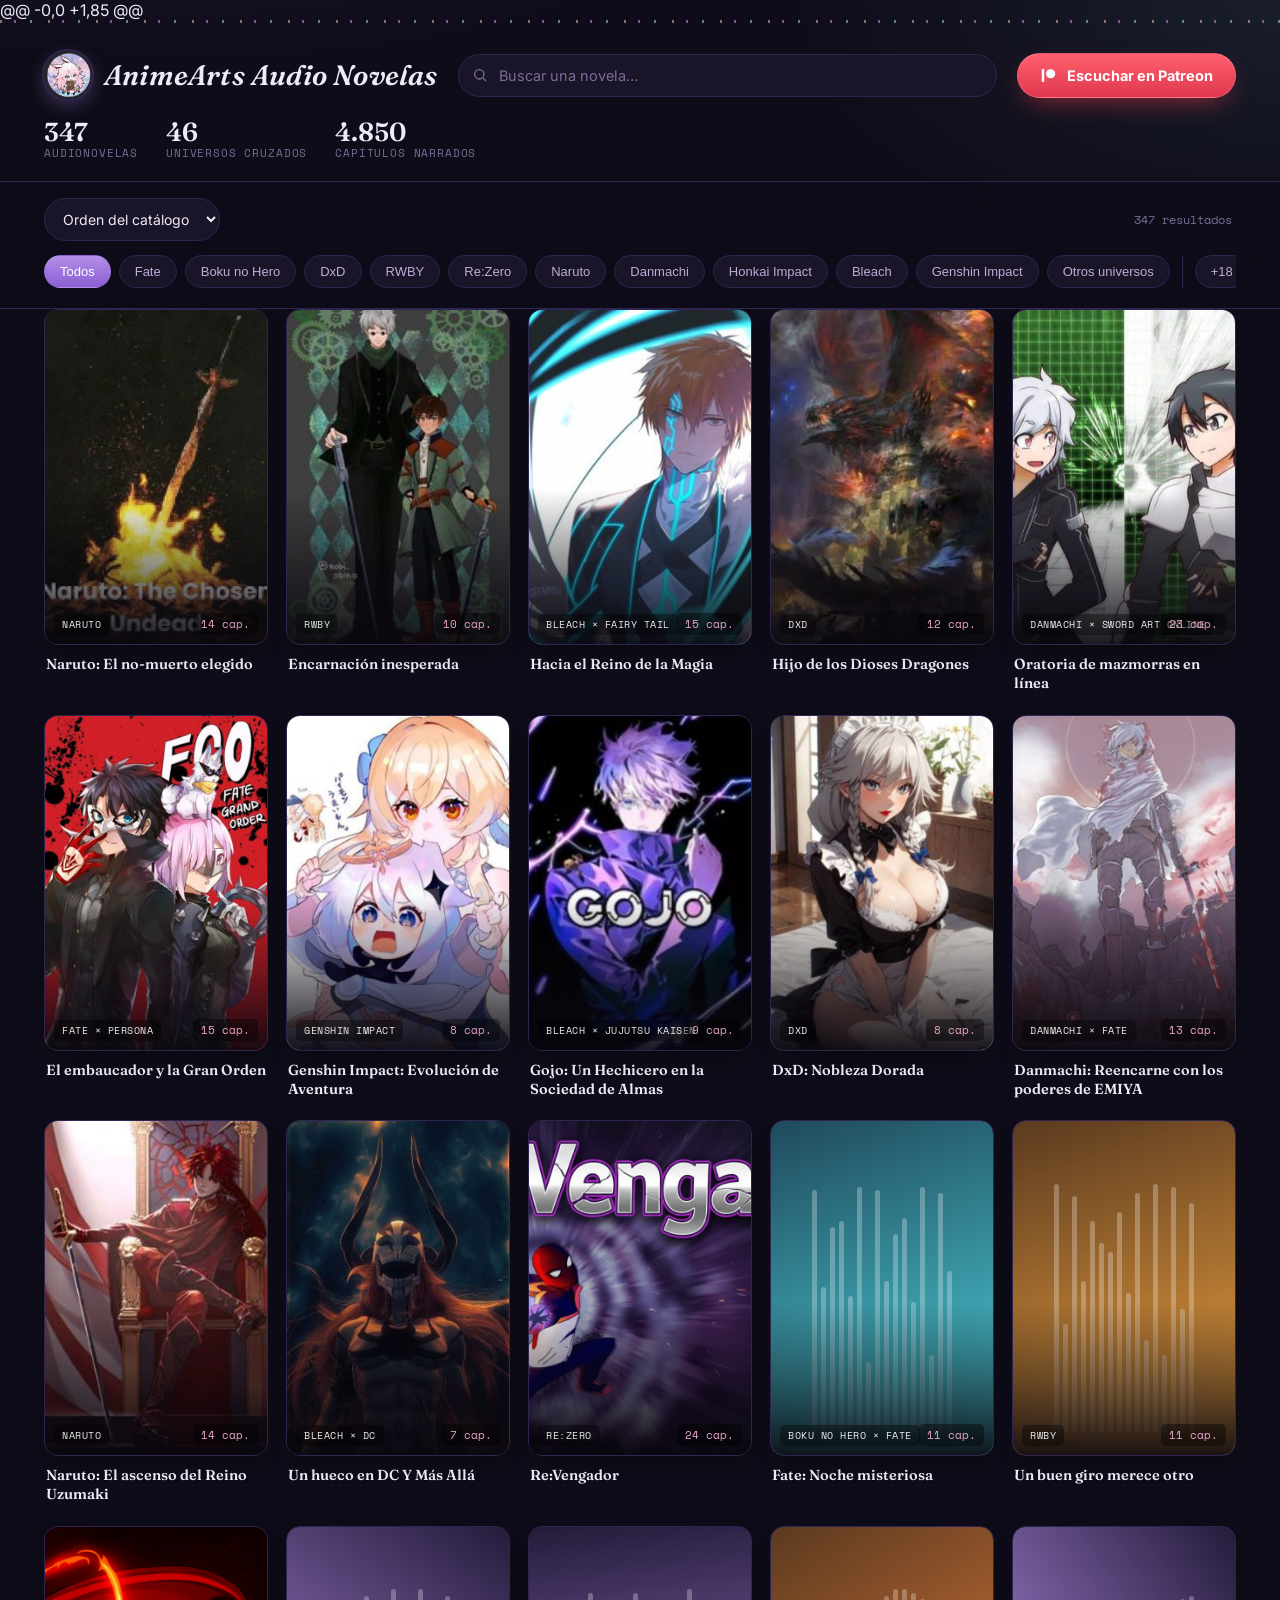
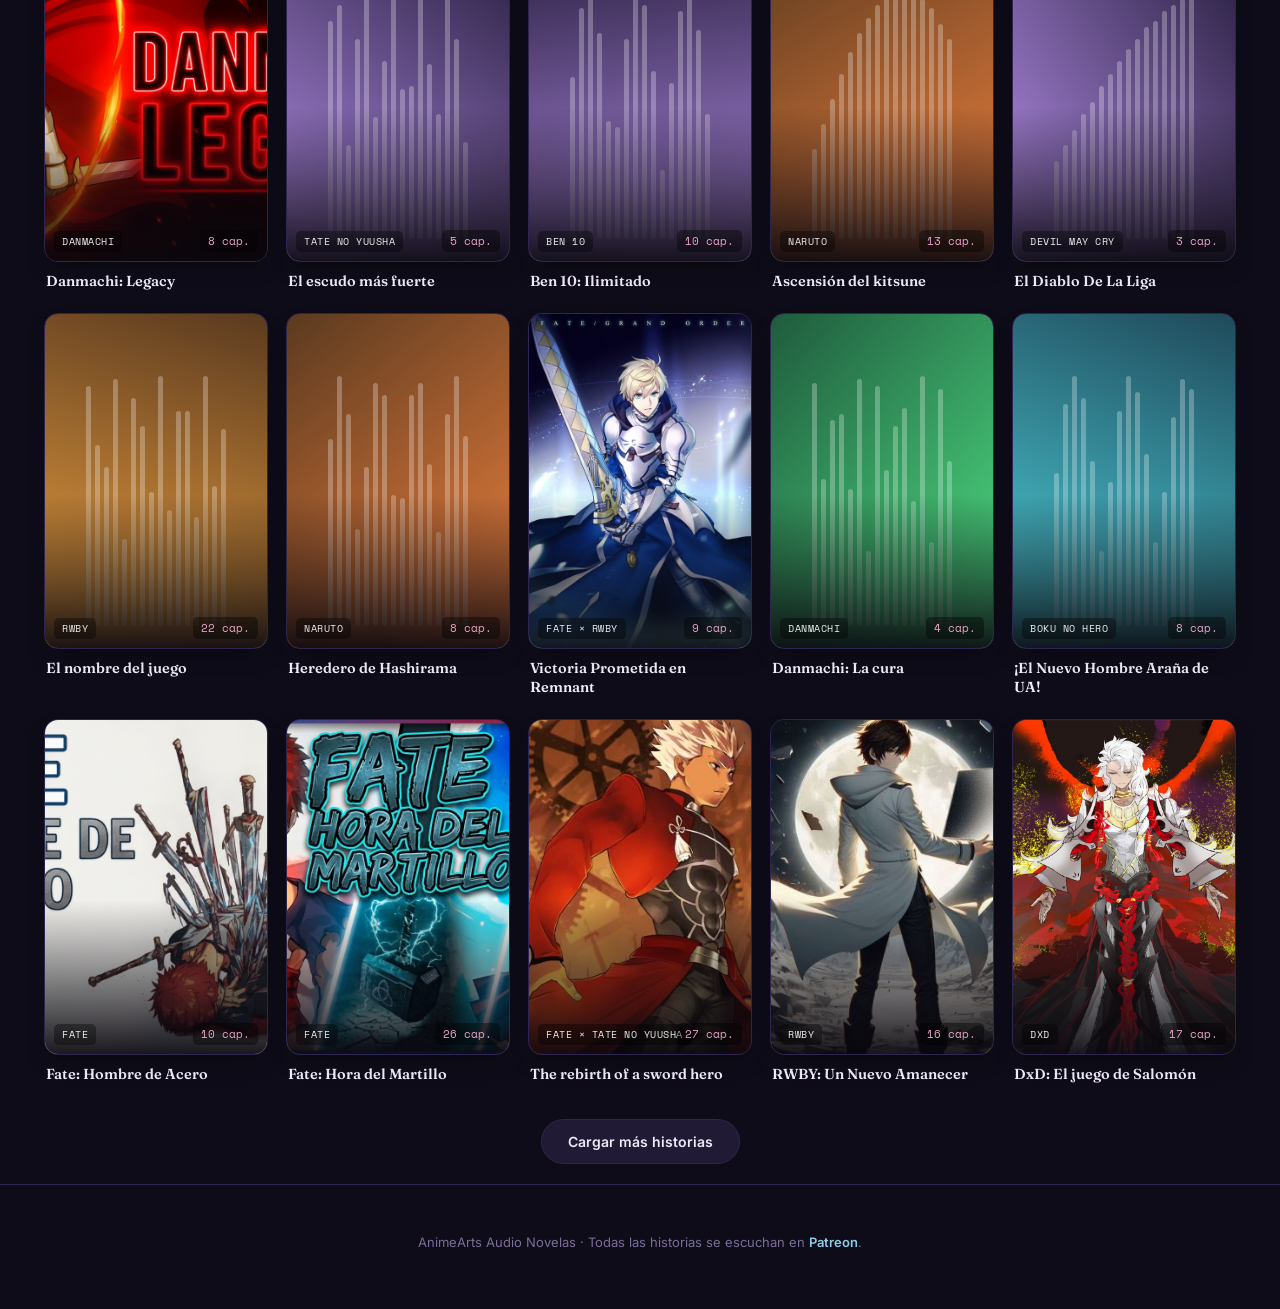
<file: index.html>
@@ -0,0 +1,85 @@
<!DOCTYPE html>
<html lang="es">
<head>
<meta charset="UTF-8">
<meta name="viewport" content="width=device-width, initial-scale=1.0">
<title>AnimeArts Audio Novelas — Biblioteca</title>
<meta name="description" content="Catálogo completo de audionovelas crossover de anime y videojuegos. Escúchalas en Patreon.">
<link rel="icon" href="img/logo/favicon.svg" type="image/svg+xml">
<link rel="preconnect" href="https://fonts.googleapis.com">
<link rel="preconnect" href="https://fonts.gstatic.com" crossorigin>
<link href="https://fonts.googleapis.com/css2?family=Fraunces:ital,opsz,wght@0,9..144,600;1,9..144,600&family=Inter:wght@400;500;600;700&family=Space+Mono:wght@400;700&display=swap" rel="stylesheet">
<link rel="stylesheet" href="style.css">
</head>
<body>
<div class="dial-strip"></div>
<header class="top">
  <div class="wrap">
    <div class="top-bar">
      <div class="brand-mini">
        <img src="img/logo/perfil.png" alt="AnimeArts Audio Novelas" class="brand-photo">
        <div><h1>AnimeArts Audio Novelas</h1></div>
      </div>
      <div class="search-box">
        <svg viewBox="0 0 24 24" fill="none" stroke="currentColor" stroke-width="2"><circle cx="11" cy="11" r="7"/><line x1="21" y1="21" x2="16.65" y2="16.65"/></svg>
        <input type="text" id="searchInput" placeholder="Buscar una novela…">
      </div>
      <a class="patreon-btn" href="https://www.patreon.com/c/AnimeFicsArts?vanity=user" target="_blank" rel="noopener">
        <svg viewBox="0 0 24 24" fill="currentColor"><circle cx="15" cy="9.5" r="6.5"/><rect x="2.5" y="3" width="3.5" height="18"/></svg>
        Escuchar en Patreon
      </a>
    </div>
    <div class="stats-row">
      <div class="stat"><b id="statTotal">0</b><span>Audionovelas</span></div>
      <div class="stat"><b id="statFandoms">0</b><span>Universos cruzados</span></div>
      <div class="stat"><b id="statChapters">0</b><span>Capítulos narrados</span></div>
    </div>
  </div>
</header>
<div class="controls">
  <div class="wrap">
    <div class="search-row">
      <select id="sort">
        <option value="orden">Orden del catálogo</option>
        <option value="az">A–Z</option>
        <option value="chapters">Más capítulos</option>
      </select>
      <span class="count-pill" id="resultCount"></span>
    </div>
    <div class="chip-row" id="chipRow"></div>
  </div>
</div>
<main class="wrap">
  <div class="grid" id="grid"></div>
  <div class="empty-state" id="emptyState" style="display:none;">
    <div class="glyph">📻</div>
    <h3>Sin señal en esta frecuencia</h3>
    <p>No hay audionovelas que coincidan con tu búsqueda o filtros.</p>
  </div>
  <div class="load-more-wrap" id="loadMoreWrap">
    <button class="load-more" id="loadMoreBtn">Cargar más historias</button>
  </div>
</main>
<footer>
  <p>AnimeArts Audio Novelas · Todas las historias se escuchan en <a href="https://www.patreon.com/c/AnimeFicsArts?vanity=user" target="_blank" rel="noopener">Patreon</a>.</p>
</footer>
<div class="modal-overlay" id="modalOverlay">
  <div class="modal">
    <div class="modal-band" id="modalBand"></div>
    <div class="modal-content">
      <h2 id="modalTitle"></h2>
      <div class="modal-tags" id="modalTags"></div>
      <p class="synopsis" id="modalSynopsis"></p>
      <div class="modal-meta">
        <div><span class="k">Capítulos</span><span class="v" id="modalChapters"></span></div>
      </div>
      <a class="modal-listen" id="modalListen" href="https://www.patreon.com/c/AnimeFicsArts?vanity=user" target="_blank" rel="noopener">
        <svg viewBox="0 0 24 24" fill="currentColor"><circle cx="15" cy="9.5" r="6.5"/><rect x="2.5" y="3" width="3.5" height="18"/></svg>
        Escuchar en Patreon
      </a>
    </div>
  </div>
</div>
<script src="script.js"></script>
</body>
</html>
</file>
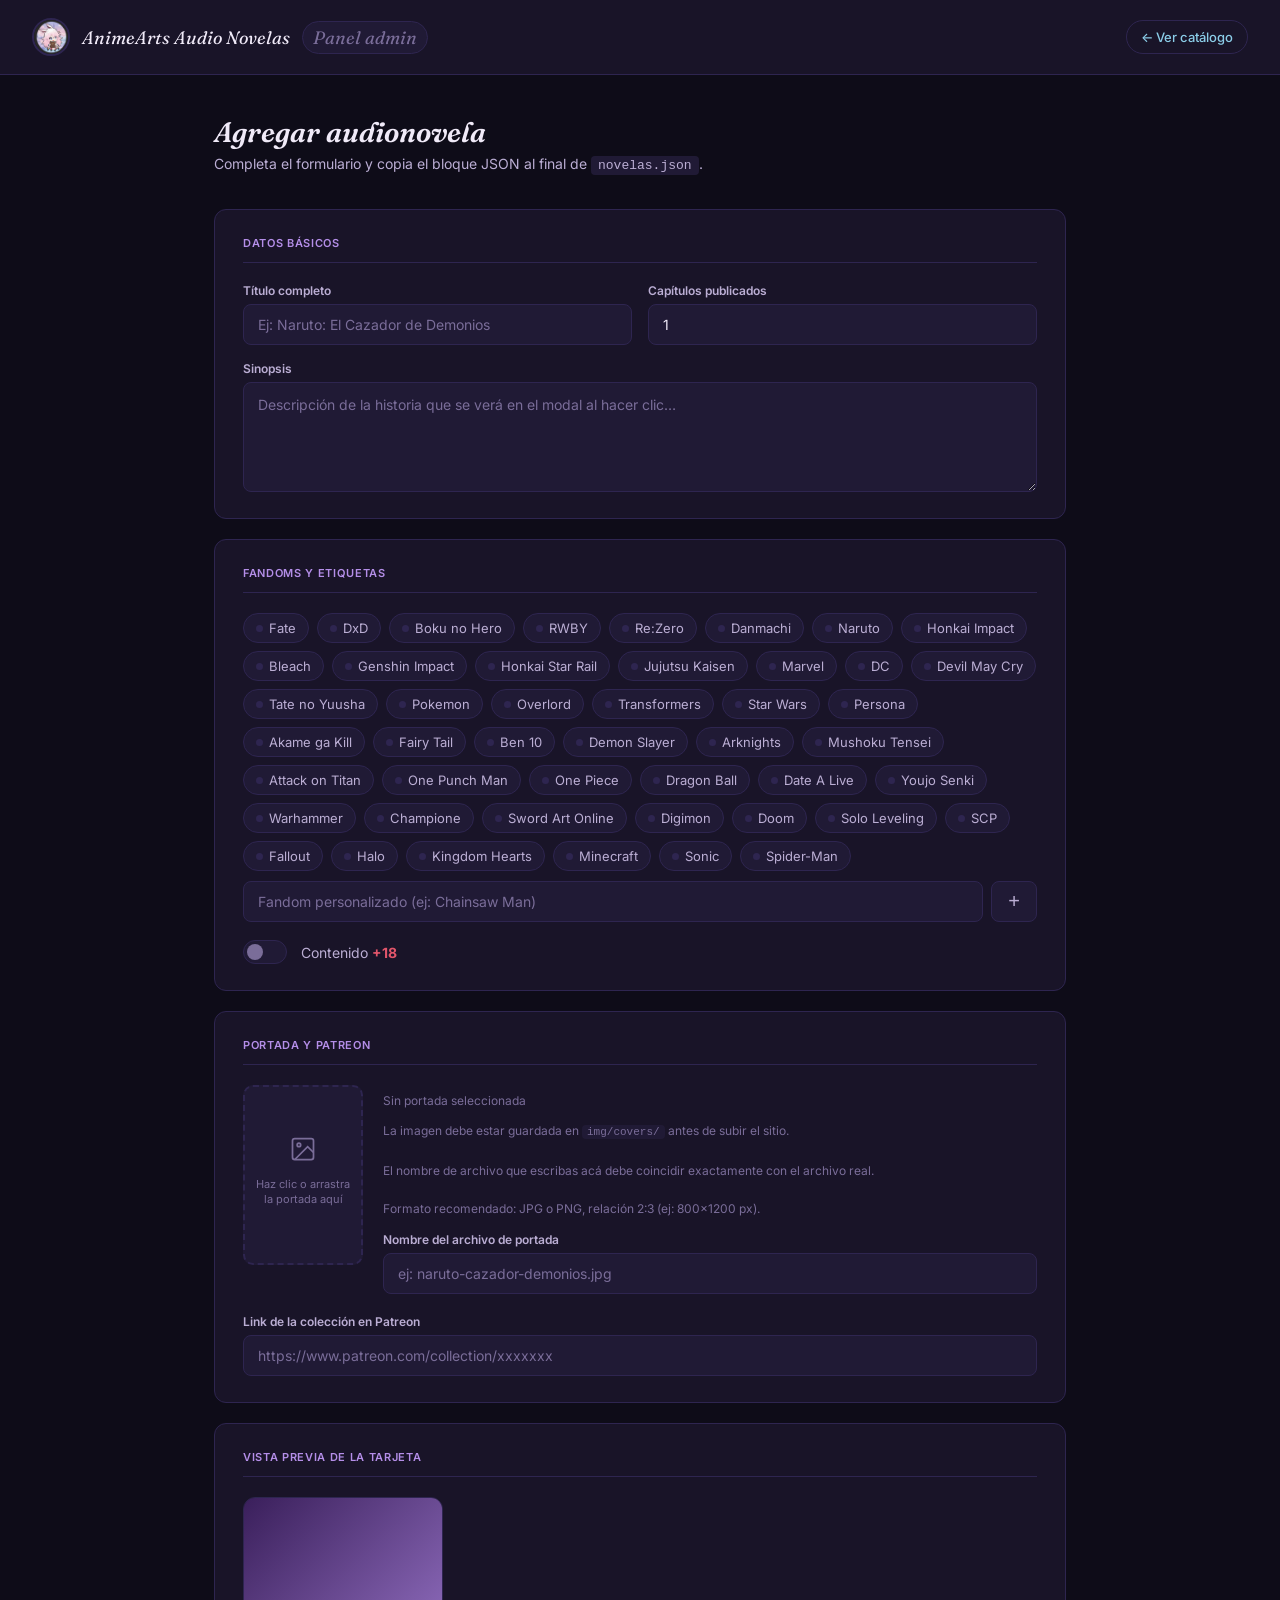
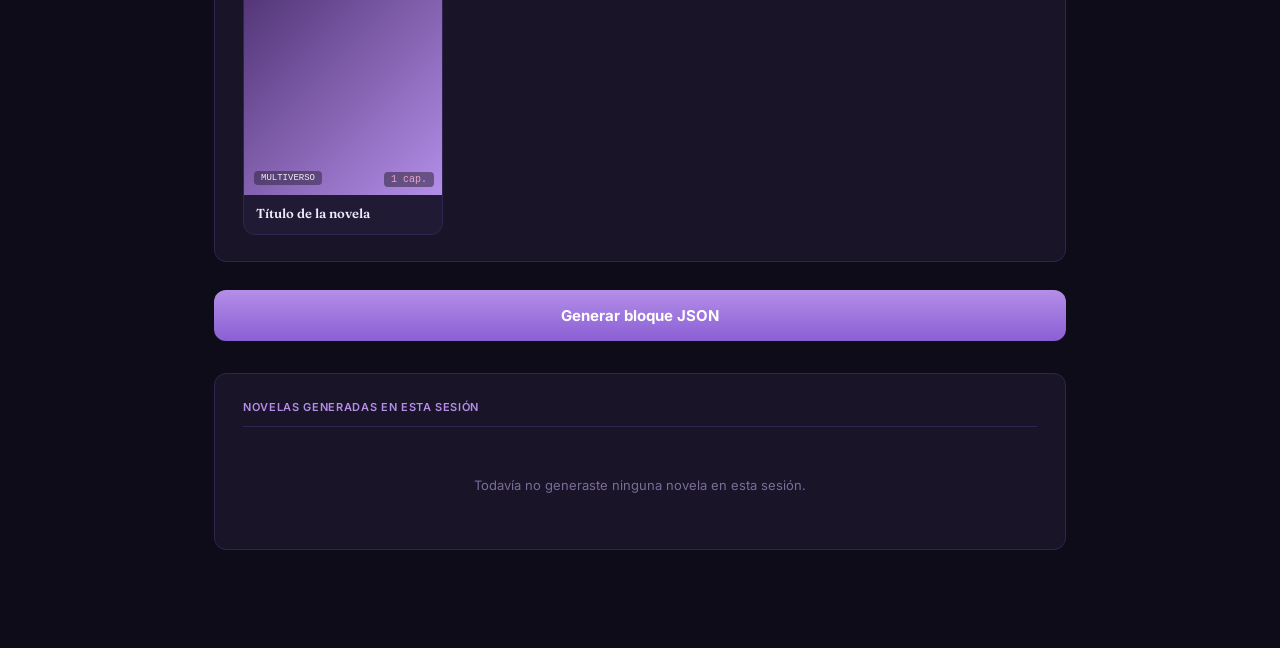
<file: admin.html>
<!DOCTYPE html>
<html lang="es">
<head>
<meta charset="UTF-8">
<meta name="viewport" content="width=device-width, initial-scale=1.0">
<title>Admin — AnimeArts Audio Novelas</title>
<link rel="icon" href="img/logo/favicon.svg" type="image/svg+xml">
<link href="https://fonts.googleapis.com/css2?family=Fraunces:ital,opsz,wght@0,9..144,600;1,9..144,600&family=Inter:wght@400;500;600&display=swap" rel="stylesheet">
<style>
:root {
  --bg: #0e0c18;
  --surface: #191428;
  --surface-2: #201a35;
  --line: #2e2550;
  --ink: #f0eaf8;
  --ink-dim: #bbaed4;
  --ink-faint: #7a6d99;
  --rose: #e8a4c8;
  --violet: #b48ee8;
  --sky: #8bcde8;
  --ok: #6ee8a4;
  --err: #e2566b;
  --radius: 12px;
}

* { box-sizing: border-box; margin: 0; padding: 0; }
html { scroll-behavior: smooth; }
body {
  background: var(--bg);
  color: var(--ink);
  font-family: 'Inter', sans-serif;
  -webkit-font-smoothing: antialiased;
  min-height: 100vh;
}

/* ── top bar ── */
.topbar {
  display: flex; align-items: center; justify-content: space-between;
  padding: 18px 32px;
  border-bottom: 1px solid var(--line);
  background: var(--surface);
  position: sticky; top: 0; z-index: 10;
}
.topbar-brand { display: flex; align-items: center; gap: 12px; }
.topbar-brand img { width: 38px; height: 38px; border-radius: 50%; border: 2px solid var(--line); }
.topbar-brand span { font-family: 'Fraunces', serif; font-style: italic; font-size: 18px; }
.topbar-badge {
  background: var(--surface-2); border: 1px solid var(--line);
  color: var(--ink-faint); font-size: 11px; padding: 4px 10px; border-radius: 100px;
}
.topbar-link {
  color: var(--sky); text-decoration: none; font-size: 13px; font-weight: 500;
  padding: 8px 14px; border: 1px solid var(--line); border-radius: 100px;
  transition: border-color .15s ease;
}
.topbar-link:hover { border-color: var(--sky); }

/* ── layout ── */
.page { max-width: 900px; margin: 0 auto; padding: 40px 24px 80px; }
.page-title {
  font-family: 'Fraunces', serif; font-style: italic;
  font-size: 28px; font-weight: 600; margin-bottom: 6px;
}
.page-sub { color: var(--ink-dim); font-size: 14px; margin-bottom: 36px; }

/* ── secciones del formulario ── */
.section {
  background: var(--surface);
  border: 1px solid var(--line);
  border-radius: var(--radius);
  padding: 26px 28px;
  margin-bottom: 20px;
}
.section-title {
  font-size: 11px; font-weight: 600; letter-spacing: .06em; text-transform: uppercase;
  color: var(--violet); margin-bottom: 20px; padding-bottom: 12px;
  border-bottom: 1px solid var(--line);
}

/* ── campos ── */
.field-row { display: grid; grid-template-columns: 1fr 1fr; gap: 16px; }
.field-row.single { grid-template-columns: 1fr; }
.field { display: flex; flex-direction: column; gap: 6px; }
label {
  font-size: 12px; font-weight: 600; color: var(--ink-dim);
}
input[type="text"], input[type="url"], input[type="number"], textarea, select {
  background: var(--surface-2); border: 1px solid var(--line);
  color: var(--ink); font-family: 'Inter'; font-size: 14px;
  padding: 11px 14px; border-radius: 8px; outline: none;
  transition: border-color .15s ease;
  width: 100%;
}
input:focus, textarea:focus, select:focus { border-color: var(--violet); }
input::placeholder, textarea::placeholder { color: var(--ink-faint); }
textarea { resize: vertical; min-height: 110px; line-height: 1.6; }
select option { background: var(--surface-2); }

/* ── tags de fandom ── */
.fandom-grid {
  display: flex; flex-wrap: wrap; gap: 8px; margin-top: 4px;
}
.fandom-chip {
  display: flex; align-items: center; gap: 6px;
  background: var(--surface-2); border: 1px solid var(--line);
  border-radius: 100px; padding: 6px 12px; cursor: pointer;
  font-size: 13px; color: var(--ink-dim); user-select: none;
  transition: all .13s ease;
}
.fandom-chip:hover { border-color: var(--violet); color: var(--ink); }
.fandom-chip.selected {
  background: rgba(180, 142, 232, .18);
  border-color: var(--violet); color: var(--ink);
}
.fandom-chip .dot {
  width: 7px; height: 7px; border-radius: 50%; background: var(--line);
  flex-shrink: 0; transition: background .13s ease;
}
.fandom-chip.selected .dot { background: var(--violet); }

/* fandom personalizado */
.fandom-custom { display: flex; gap: 8px; margin-top: 10px; }
.fandom-custom input { flex: 1; }
.btn-add-fandom {
  background: var(--surface-2); border: 1px solid var(--line); color: var(--ink-dim);
  padding: 0 16px; border-radius: 8px; cursor: pointer; font-size: 20px;
  font-weight: 300; transition: all .13s ease; white-space: nowrap;
}
.btn-add-fandom:hover { border-color: var(--violet); color: var(--ink); }

/* ── portada ── */
.cover-area {
  display: flex; gap: 20px; align-items: flex-start;
}
.cover-drop {
  width: 120px; height: 180px; border-radius: 10px; flex-shrink: 0;
  border: 2px dashed var(--line); background: var(--surface-2);
  display: flex; flex-direction: column; align-items: center; justify-content: center;
  cursor: pointer; transition: border-color .15s ease; overflow: hidden;
  position: relative;
}
.cover-drop:hover { border-color: var(--violet); }
.cover-drop img {
  width: 100%; height: 100%; object-fit: cover;
  position: absolute; inset: 0;
}
.cover-drop-label {
  font-size: 11px; color: var(--ink-faint); text-align: center; padding: 8px;
  line-height: 1.4; z-index: 1;
}
.cover-drop svg { width: 28px; height: 28px; color: var(--ink-faint); margin-bottom: 6px; }
.cover-info { flex: 1; }
.cover-filename {
  font-size: 12px; color: var(--ink-faint); margin-top: 8px;
  min-height: 18px;
}
.cover-hint {
  font-size: 12px; color: var(--ink-faint); line-height: 1.6; margin-top: 10px;
}

/* ── toggle +18 ── */
.toggle-row {
  display: flex; align-items: center; gap: 14px; cursor: pointer;
}
.toggle {
  width: 44px; height: 24px; border-radius: 100px;
  background: var(--surface-2); border: 1px solid var(--line);
  position: relative; transition: background .15s ease, border-color .15s ease;
  flex-shrink: 0; cursor: pointer;
}
.toggle::after {
  content: ''; position: absolute; left: 3px; top: 3px;
  width: 16px; height: 16px; border-radius: 50%;
  background: var(--ink-faint); transition: left .15s ease, background .15s ease;
}
.toggle.on { background: rgba(226,86,107,.2); border-color: var(--err); }
.toggle.on::after { left: 23px; background: var(--err); }
.toggle-label { font-size: 14px; color: var(--ink-dim); }
.toggle-label b { color: var(--err); }

/* ── botón principal ── */
.btn-generate {
  width: 100%; padding: 16px; border-radius: var(--radius);
  background: linear-gradient(180deg, var(--violet), #8a5fd4);
  color: #fff; font-family: 'Inter'; font-size: 15px; font-weight: 700;
  border: none; cursor: pointer; transition: opacity .15s ease;
  margin-top: 8px;
}
.btn-generate:hover { opacity: .88; }
.btn-generate:disabled { opacity: .4; cursor: not-allowed; }

/* ── resultado ── */
.result-area { display: none; }
.result-area.visible { display: block; }
.result-header {
  display: flex; align-items: center; justify-content: space-between; margin-bottom: 14px;
}
.result-title { font-size: 13px; font-weight: 600; color: var(--ok); }
.result-steps {
  font-size: 13px; color: var(--ink-dim); line-height: 1.8;
  background: var(--surface-2); border: 1px solid var(--line);
  border-radius: 8px; padding: 14px 18px; margin-bottom: 14px;
}
.result-steps b { color: var(--ink); }
.result-steps code {
  font-family: monospace; font-size: 12px;
  background: rgba(255,255,255,.07); padding: 1px 6px; border-radius: 4px;
}
.json-block {
  background: var(--surface-2); border: 1px solid var(--line);
  border-radius: 8px; padding: 18px 20px;
  font-family: monospace; font-size: 12.5px; line-height: 1.7;
  color: var(--sky); overflow-x: auto; white-space: pre;
  max-height: 360px; overflow-y: auto;
}
.btn-copy {
  background: var(--surface-2); border: 1px solid var(--line); color: var(--ink);
  padding: 8px 18px; border-radius: 100px; font-family: 'Inter'; font-weight: 600;
  font-size: 13px; cursor: pointer; transition: all .15s ease;
}
.btn-copy:hover { border-color: var(--violet); }
.btn-copy.copied { border-color: var(--ok); color: var(--ok); }

/* ── preview card ── */
.preview-wrap { display: none; }
.preview-wrap.visible { display: block; }
.preview-label {
  font-size: 11px; font-weight: 600; letter-spacing: .06em; text-transform: uppercase;
  color: var(--violet); margin-bottom: 14px;
}
.preview-card {
  width: 200px; background: var(--surface-2); border: 1px solid var(--line);
  border-radius: 12px; overflow: hidden;
}
.preview-poster {
  aspect-ratio: 2/3; position: relative; overflow: hidden;
}
.preview-poster img {
  width: 100%; height: 100%; object-fit: cover; display: block;
}
.preview-poster-placeholder {
  width: 100%; height: 100%;
  background: linear-gradient(135deg, #3a1f5b, #b48ee8);
  display: flex; align-items: flex-end; padding: 10px;
}
.preview-fandom-label {
  font-size: 9px; font-family: monospace; text-transform: uppercase;
  background: rgba(0,0,0,.35); color: rgba(255,255,255,.9);
  padding: 2px 7px; border-radius: 4px; backdrop-filter: blur(2px);
}
.preview-chapters {
  position: absolute; right: 8px; bottom: 8px;
  font-size: 10px; font-family: monospace; color: var(--rose);
  background: rgba(0,0,0,.4); padding: 2px 7px; border-radius: 4px;
}
.preview-mature-badge {
  position: absolute; top: 7px; right: 7px;
  background: var(--err); color: #fff; font-size: 9px; font-weight: 700;
  padding: 2px 6px; border-radius: 4px; font-family: monospace;
}
.preview-title {
  font-family: 'Fraunces', serif; font-size: 13px; font-weight: 600;
  padding: 10px 12px 12px; line-height: 1.3; color: var(--ink);
}

/* ── historial ── */
.history-list { display: flex; flex-direction: column; gap: 10px; }
.history-item {
  display: flex; align-items: center; justify-content: space-between;
  background: var(--surface-2); border: 1px solid var(--line);
  border-radius: 8px; padding: 12px 16px; gap: 12px;
}
.history-title { font-size: 14px; font-weight: 500; flex: 1; }
.history-fandoms { font-size: 11px; color: var(--ink-faint); margin-top: 2px; }
.history-time { font-size: 11px; color: var(--ink-faint); white-space: nowrap; flex-shrink: 0; }
.btn-regen {
  background: none; border: 1px solid var(--line); color: var(--ink-dim);
  padding: 5px 11px; border-radius: 100px; font-size: 11px;
  cursor: pointer; transition: all .13s ease; white-space: nowrap;
}
.btn-regen:hover { border-color: var(--violet); color: var(--ink); }
.empty-history {
  text-align: center; padding: 30px; color: var(--ink-faint); font-size: 13px;
}

/* ── responsive ── */
@media (max-width: 640px) {
  .topbar { padding: 14px 16px; }
  .page { padding: 24px 16px 60px; }
  .section { padding: 20px 18px; }
  .field-row { grid-template-columns: 1fr; }
  .cover-area { flex-direction: column; }
}
</style>
</head>
<body>

<div class="topbar">
  <div class="topbar-brand">
    <img src="img/logo/perfil.png" alt="logo">
    <span>AnimeArts Audio Novelas</span>
    <span class="topbar-badge">Panel admin</span>
  </div>
  <a href="index.html" class="topbar-link">← Ver catálogo</a>
</div>

<div class="page">
  <h1 class="page-title">Agregar audionovela</h1>
  <p class="page-sub">Completa el formulario y copia el bloque JSON al final de <code style="font-size:13px;background:var(--surface-2);padding:2px 7px;border-radius:4px">novelas.json</code>.</p>

  <!-- Sección 1: datos básicos -->
  <div class="section">
    <div class="section-title">Datos básicos</div>
    <div class="field-row" style="margin-bottom:16px">
      <div class="field">
        <label for="titulo">Título completo</label>
        <input type="text" id="titulo" placeholder="Ej: Naruto: El Cazador de Demonios">
      </div>
      <div class="field">
        <label for="capitulos">Capítulos publicados</label>
        <input type="number" id="capitulos" min="0" value="1">
      </div>
    </div>
    <div class="field-row single">
      <div class="field">
        <label for="sinopsis">Sinopsis</label>
        <textarea id="sinopsis" placeholder="Descripción de la historia que se verá en el modal al hacer clic…"></textarea>
      </div>
    </div>
  </div>

  <!-- Sección 2: fandoms -->
  <div class="section">
    <div class="section-title">Fandoms y etiquetas</div>
    <div class="fandom-grid" id="fandomGrid"></div>
    <div class="fandom-custom">
      <input type="text" id="customFandom" placeholder="Fandom personalizado (ej: Chainsaw Man)">
      <button class="btn-add-fandom" id="btnAddFandom" title="Agregar">+</button>
    </div>
    <div style="margin-top:18px;display:flex;align-items:center;gap:14px;">
      <div class="toggle" id="matureToggle"></div>
      <span class="toggle-label">Contenido <b>+18</b></span>
    </div>
  </div>

  <!-- Sección 3: portada y link -->
  <div class="section">
    <div class="section-title">Portada y Patreon</div>
    <div class="cover-area" style="margin-bottom:20px">
      <div class="cover-drop" id="coverDrop">
        <svg viewBox="0 0 24 24" fill="none" stroke="currentColor" stroke-width="1.5">
          <rect x="3" y="3" width="18" height="18" rx="2"/>
          <circle cx="8.5" cy="8.5" r="1.5"/>
          <path d="M21 15l-5-5L5 21"/>
        </svg>
        <span class="cover-drop-label">Haz clic o arrastra<br>la portada aquí</span>
      </div>
      <div class="cover-info">
        <div class="cover-filename" id="coverFilename">Sin portada seleccionada</div>
        <div class="cover-hint">
          La imagen debe estar guardada en <code style="font-size:11px;background:var(--surface-2);padding:1px 5px;border-radius:4px">img/covers/</code> antes de subir el sitio.<br><br>
          El nombre de archivo que escribas acá debe coincidir exactamente con el archivo real.<br><br>
          Formato recomendado: JPG o PNG, relación 2:3 (ej: 800×1200 px).
        </div>
        <div class="field" style="margin-top:14px">
          <label for="coverFilename">Nombre del archivo de portada</label>
          <input type="text" id="coverInput" placeholder="ej: naruto-cazador-demonios.jpg">
        </div>
      </div>
    </div>
    <div class="field-row single">
      <div class="field">
        <label for="linkPatreon">Link de la colección en Patreon</label>
        <input type="url" id="linkPatreon" placeholder="https://www.patreon.com/collection/xxxxxxx">
      </div>
    </div>
  </div>

  <!-- Preview + botón -->
  <div class="section">
    <div class="section-title">Vista previa de la tarjeta</div>
    <div class="preview-wrap visible" id="previewWrap">
      <div class="preview-card" id="previewCard">
        <div class="preview-poster" id="previewPoster">
          <div class="preview-poster-placeholder" id="previewPlaceholder">
            <span class="preview-fandom-label" id="previewFandomLabel">Multiverso</span>
          </div>
          <span class="preview-chapters" id="previewChapters">1 cap.</span>
        </div>
        <div class="preview-title" id="previewTitle">Título de la novela</div>
      </div>
    </div>
  </div>

  <button class="btn-generate" id="btnGenerate">Generar bloque JSON</button>

  <!-- Resultado -->
  <div class="result-area" id="resultArea" style="margin-top:24px">
    <div class="section">
      <div class="result-header">
        <span class="result-title">✓ Bloque generado</span>
        <button class="btn-copy" id="btnCopy">Copiar</button>
      </div>
      <div class="result-steps">
        <b>Pasos para agregar la novela al sitio:</b><br>
        1. Guarda la portada en <code>img/covers/</code> con el nombre exacto que pusiste arriba.<br>
        2. Abre <code>novelas.json</code> en VS Code.<br>
        3. Ve al final del archivo, justo antes del último <code>]</code>.<br>
        4. Agrega una coma después del último <code>}</code> y pega el bloque de abajo.<br>
        5. Guarda el archivo y sube los cambios a GitHub Desktop.
      </div>
      <div class="json-block" id="jsonBlock"></div>
    </div>
  </div>

  <!-- Historial -->
  <div class="section" style="margin-top:32px">
    <div class="section-title">Novelas generadas en esta sesión</div>
    <div class="history-list" id="historyList">
      <div class="empty-history">Todavía no generaste ninguna novela en esta sesión.</div>
    </div>
  </div>
</div>

<input type="file" id="coverFileInput" accept="image/*" style="display:none">

<script>
// ── estado ──────────────────────────────────────────────────────────
const FANDOMS = [
  "Fate","DxD","Boku no Hero","RWBY","Re:Zero","Danmachi","Naruto",
  "Honkai Impact","Bleach","Genshin Impact","Honkai Star Rail","Jujutsu Kaisen",
  "Marvel","DC","Devil May Cry","Tate no Yuusha","Pokemon","Overlord",
  "Transformers","Star Wars","Persona","Akame ga Kill","Fairy Tail","Ben 10",
  "Demon Slayer","Arknights","Mushoku Tensei","Attack on Titan","One Punch Man",
  "One Piece","Dragon Ball","Date A Live","Youjo Senki","Warhammer","Champione",
  "Sword Art Online","Digimon","Doom","Solo Leveling","SCP","Fallout","Halo",
  "Kingdom Hearts","Minecraft","Sonic","Spider-Man",
];

let selectedFandoms = [];
let mature = false;
let coverDataURL = null;
let history = [];

// ── chips de fandom ──────────────────────────────────────────────────
const grid = document.getElementById('fandomGrid');
FANDOMS.forEach(f => {
  const chip = document.createElement('div');
  chip.className = 'fandom-chip';
  chip.dataset.fandom = f;
  chip.innerHTML = `<span class="dot"></span>${f}`;
  chip.addEventListener('click', () => toggleFandom(f, chip));
  grid.appendChild(chip);
});

function toggleFandom(f, chip) {
  if (selectedFandoms.includes(f)) {
    selectedFandoms = selectedFandoms.filter(x => x !== f);
    chip.classList.remove('selected');
  } else {
    selectedFandoms.push(f);
    chip.classList.add('selected');
  }
  updatePreview();
}

// agregar fandom personalizado
document.getElementById('btnAddFandom').addEventListener('click', addCustomFandom);
document.getElementById('customFandom').addEventListener('keydown', e => {
  if (e.key === 'Enter') addCustomFandom();
});

function addCustomFandom() {
  const inp = document.getElementById('customFandom');
  const val = inp.value.trim();
  if (!val) return;
  if (selectedFandoms.includes(val)) { inp.value = ''; return; }
  // crear chip si no existe
  if (!grid.querySelector(`[data-fandom="${CSS.escape(val)}"]`)) {
    const chip = document.createElement('div');
    chip.className = 'fandom-chip selected';
    chip.dataset.fandom = val;
    chip.innerHTML = `<span class="dot" style="background:var(--violet)"></span>${val}`;
    chip.addEventListener('click', () => toggleFandom(val, chip));
    grid.appendChild(chip);
  } else {
    grid.querySelector(`[data-fandom="${CSS.escape(val)}"]`).classList.add('selected');
  }
  selectedFandoms.push(val);
  inp.value = '';
  updatePreview();
}

// ── toggle +18 ───────────────────────────────────────────────────────
document.getElementById('matureToggle').addEventListener('click', () => {
  mature = !mature;
  document.getElementById('matureToggle').classList.toggle('on', mature);
  updatePreview();
});

// ── portada ──────────────────────────────────────────────────────────
document.getElementById('coverDrop').addEventListener('click', () => {
  document.getElementById('coverFileInput').click();
});
document.getElementById('coverDrop').addEventListener('dragover', e => {
  e.preventDefault();
  e.currentTarget.style.borderColor = 'var(--violet)';
});
document.getElementById('coverDrop').addEventListener('dragleave', e => {
  e.currentTarget.style.borderColor = '';
});
document.getElementById('coverDrop').addEventListener('drop', e => {
  e.preventDefault();
  e.currentTarget.style.borderColor = '';
  const file = e.dataTransfer.files[0];
  if (file && file.type.startsWith('image/')) loadCover(file);
});
document.getElementById('coverFileInput').addEventListener('change', e => {
  const file = e.target.files[0];
  if (file) loadCover(file);
});

function loadCover(file) {
  const reader = new FileReader();
  reader.onload = evt => {
    coverDataURL = evt.target.result;
    // mostrar thumbnail en el drop
    const drop = document.getElementById('coverDrop');
    drop.innerHTML = `<img src="${coverDataURL}" alt="portada">`;
    // autogenerar nombre de archivo desde el nombre del archivo subido
    const clean = file.name.toLowerCase().replace(/\s+/g, '-').replace(/[^a-z0-9.\-]/g, '');
    document.getElementById('coverInput').value = clean;
    document.getElementById('coverFilename').textContent = file.name;
    updatePreview();
  };
  reader.readAsDataURL(file);
}

// ── preview en tiempo real ────────────────────────────────────────────
function updatePreview() {
  const titulo = document.getElementById('titulo').value.trim() || 'Título de la novela';
  const caps = parseInt(document.getElementById('capitulos').value) || 0;
  const fandomLabel = selectedFandoms.length
    ? (selectedFandoms.length > 1 ? `${selectedFandoms[0]} × ${selectedFandoms[1]}` : selectedFandoms[0])
    : 'Multiverso';

  document.getElementById('previewTitle').textContent = titulo;
  document.getElementById('previewChapters').textContent = `${caps} cap.`;
  document.getElementById('previewFandomLabel').textContent = fandomLabel;

  const poster = document.getElementById('previewPoster');
  // mature badge
  const existing = poster.querySelector('.preview-mature-badge');
  if (existing) existing.remove();
  if (mature) {
    const badge = document.createElement('span');
    badge.className = 'preview-mature-badge';
    badge.textContent = '+18';
    poster.appendChild(badge);
  }
  // portada
  const placeholder = document.getElementById('previewPlaceholder');
  const existingImg = poster.querySelector('.preview-cover-img');
  if (existingImg) existingImg.remove();
  if (coverDataURL) {
    const img = document.createElement('img');
    img.src = coverDataURL;
    img.className = 'preview-cover-img';
    img.style.cssText = 'position:absolute;inset:0;width:100%;height:100%;object-fit:cover';
    poster.insertBefore(img, placeholder);
    placeholder.style.display = 'none';
  } else {
    placeholder.style.display = 'flex';
    placeholder.querySelector('.preview-fandom-label').textContent = fandomLabel;
  }
}

// live preview en cada keystroke
['titulo','capitulos','sinopsis','coverInput','linkPatreon'].forEach(id => {
  document.getElementById(id).addEventListener('input', updatePreview);
});

// ── generar JSON ──────────────────────────────────────────────────────
function slugify(s) {
  return s.normalize('NFD').replace(/[\u0300-\u036f]/g, '')
    .toLowerCase().replace(/[^a-z0-9]+/g, '-').replace(/^-+|-+$/g, '').substring(0, 60);
}

document.getElementById('btnGenerate').addEventListener('click', () => {
  const titulo = document.getElementById('titulo').value.trim();
  if (!titulo) { alert('El título es obligatorio.'); return; }

  const sinopsis = document.getElementById('sinopsis').value.trim();
  const caps = parseInt(document.getElementById('capitulos').value) || 0;
  const coverFile = document.getElementById('coverInput').value.trim();
  const link = document.getElementById('linkPatreon').value.trim();

  const obj = {
    title: titulo,
    synopsis: sinopsis,
    chapters: caps,
    fandoms: [...selectedFandoms],
    mature,
    cover: coverFile ? `img/covers/${coverFile}` : '',
    banner: '',
    link: link,
  };

  const json = JSON.stringify(obj, null, 1)
    .replace(/^{/, '{')
    .replace(/}$/, '}');

  document.getElementById('jsonBlock').textContent = json;
  document.getElementById('resultArea').classList.add('visible');
  document.getElementById('resultArea').scrollIntoView({ behavior: 'smooth', block: 'start' });

  // historial de sesión
  history.unshift({ titulo, fandoms: [...selectedFandoms], ts: new Date(), json });
  renderHistory();
});

// ── copiar ────────────────────────────────────────────────────────────
document.getElementById('btnCopy').addEventListener('click', () => {
  const text = document.getElementById('jsonBlock').textContent;
  navigator.clipboard.writeText(text).then(() => {
    const btn = document.getElementById('btnCopy');
    btn.textContent = '✓ Copiado';
    btn.classList.add('copied');
    setTimeout(() => { btn.textContent = 'Copiar'; btn.classList.remove('copied'); }, 2000);
  });
});

// ── historial ─────────────────────────────────────────────────────────
function renderHistory() {
  const list = document.getElementById('historyList');
  if (!history.length) {
    list.innerHTML = '<div class="empty-history">Todavía no generaste ninguna novela en esta sesión.</div>';
    return;
  }
  list.innerHTML = history.map((h, i) => `
    <div class="history-item">
      <div style="flex:1;min-width:0">
        <div class="history-title">${escapeHTML(h.titulo)}</div>
        <div class="history-fandoms">${h.fandoms.length ? h.fandoms.join(', ') : 'Sin fandom'}</div>
      </div>
      <div class="history-time">${h.ts.toLocaleTimeString('es', {hour:'2-digit',minute:'2-digit'})}</div>
      <button class="btn-regen" onclick="reuseHistory(${i})">Editar</button>
    </div>
  `).join('');
}

function reuseHistory(i) {
  const h = history[i];
  document.getElementById('jsonBlock').textContent = h.json;
  document.getElementById('resultArea').classList.add('visible');
  document.getElementById('resultArea').scrollIntoView({ behavior: 'smooth', block: 'start' });
}

function escapeHTML(s) {
  const d = document.createElement('div'); d.textContent = s; return d.innerHTML;
}

// init
updatePreview();
</script>
</body>
</html>
</file>
<file: style.css>
:root{
  --bg: #0e0c18;
  --bg-soft: #130f22;
  --surface: #191428;
  --surface-2: #201a35;
  --line: #2e2550;
  --ink: #f0eaf8;
  --ink-dim: #bbaed4;
  --ink-faint: #7a6d99;
  --amber: #e8a4c8;
  --amber-dim: #6e3f5a;
  --rift: #b48ee8;
  --rift-2: #8bcde8;
  --mature: #e2566b;
  --patreon: #e0384f;
  --patreon-light: #ff5f6e;
  --radius: 14px;
  --radius-sm: 8px;
  --maxw: 1240px;
}

*{box-sizing:border-box;}
html{scroll-behavior:smooth;}
body{
  margin:0;
  background:
    radial-gradient(1200px 600px at 15% -10%, rgba(180,142,232,.14), transparent 60%),
    radial-gradient(900px 500px at 100% 0%, rgba(139,205,232,.09), transparent 55%),
    var(--bg);
  color:var(--ink);
  font-family:'Inter', sans-serif;
  -webkit-font-smoothing:antialiased;
}
a{color:inherit;}
.wrap{max-width:var(--maxw); margin:0 auto; padding:0 24px;}

.dial-strip{
  height:3px; width:100%;
  background:repeating-linear-gradient(90deg,
    var(--amber) 0 2px, transparent 2px 14px,
    var(--rift) 14px 16px, transparent 16px 30px,
    var(--rift-2) 30px 32px, transparent 32px 48px);
  opacity:.6;
}

header.top{
  padding:28px 0 20px;
  border-bottom:1px solid var(--line);
}
.top-bar{
  display:flex; align-items:center; gap:20px; flex-wrap:wrap;
}
.brand-mini{
  display:flex; align-items:center; gap:12px; flex-shrink:0;
}
.brand-photo{
  width:48px; height:48px; border-radius:50%; object-fit:cover;
  box-shadow:0 0 0 2px var(--line), 0 6px 18px rgba(180,142,232,.3);
  flex-shrink:0;
}
.top-bar h1{
  font-family:'Fraunces', serif; font-weight:600; font-style:italic;
  font-size:clamp(20px,2.4vw,28px); margin:0; letter-spacing:.2px; white-space:nowrap;
}
.patreon-btn{
  display:inline-flex; align-items:center; gap:10px;
  background:linear-gradient(180deg, var(--patreon-light), var(--patreon));
  color:#fff; font-weight:700; text-decoration:none;
  padding:13px 22px; border-radius:100px; font-size:14.5px;
  box-shadow:0 10px 26px -8px rgba(224,56,79,.6);
  white-space:nowrap; flex-shrink:0;
  transition:transform .15s ease, box-shadow .15s ease;
  border:1px solid rgba(255,255,255,.15);
}
.patreon-btn:hover{ transform:translateY(-2px); box-shadow:0 14px 30px -8px rgba(224,56,79,.75); }
.patreon-btn svg{width:17px;height:17px;flex-shrink:0;}

.stats-row{ display:flex; gap:28px; margin-top:20px; flex-wrap:wrap; }
.stat b{ font-family:'Fraunces', serif; font-weight:600; font-size:26px; display:block; line-height:1; }
.stat span{ font-family:'Space Mono', monospace; font-size:10.5px; letter-spacing:.08em; text-transform:uppercase; color:var(--ink-faint); }

.controls{
  position:sticky; top:0; z-index:20;
  background:rgba(14,12,24,.92);
  backdrop-filter:blur(10px);
  border-bottom:1px solid var(--line);
  padding:16px 0;
}
.search-row{ display:flex; gap:12px; align-items:center; justify-content:space-between; margin-bottom:14px; flex-wrap:wrap; }
.search-box{ flex:1 1 320px; position:relative; min-width:0; }
.search-box input{
  width:100%; background:var(--surface); border:1px solid var(--line);
  color:var(--ink); padding:12px 16px 12px 40px; border-radius:100px;
  font-family:'Inter'; font-size:14.5px; outline:none; transition:border-color .15s ease;
}
.search-box input:focus{ border-color:var(--rift); }
.search-box input::placeholder{ color:var(--ink-faint); }
.search-box svg{
  position:absolute; left:14px; top:50%; transform:translateY(-50%);
  width:16px; height:16px; color:var(--ink-faint); pointer-events:none;
}
select#sort{
  background:var(--surface); border:1px solid var(--line); color:var(--ink);
  padding:11px 14px; border-radius:100px; font-family:'Inter'; font-size:14px;
  outline:none; cursor:pointer;
}
.count-pill{ font-family:'Space Mono', monospace; font-size:12px; color:var(--ink-faint); white-space:nowrap; padding:0 4px; }
.chip-row{ display:flex; gap:8px; overflow-x:auto; padding-bottom:4px; scrollbar-width:thin; }
.chip-row::-webkit-scrollbar{height:5px;}
.chip-row::-webkit-scrollbar-thumb{background:var(--line); border-radius:10px;}
.chip{
  flex-shrink:0; background:var(--surface); border:1px solid var(--line); color:var(--ink-dim);
  padding:8px 15px; border-radius:100px; font-size:13px; cursor:pointer;
  transition:all .15s ease; white-space:nowrap; font-weight:500;
}
.chip:hover{ border-color:var(--rift); color:var(--ink); }
.chip.active{ background:linear-gradient(180deg, var(--rift), #8a5fd4); border-color:transparent; color:#fff; }
.chip.mature-chip.active{ background:linear-gradient(180deg, var(--mature), #b83a4d); }

main{ padding:32px 0 20px; }
.grid{ display:grid; grid-template-columns:repeat(auto-fill, minmax(200px, 1fr)); gap:22px 18px; }
.card{ cursor:pointer; display:flex; flex-direction:column; transition:transform .18s ease; }
.card:hover{ transform:translateY(-6px); }
.poster{
  position:relative; aspect-ratio:2/3; width:100%;
  border-radius:var(--radius); overflow:hidden;
  background:var(--surface); border:1px solid var(--line);
  box-shadow:0 10px 24px -12px rgba(0,0,0,.6);
  transition:border-color .18s ease, box-shadow .18s ease;
}
.card:hover .poster{ border-color:var(--rift); box-shadow:0 20px 40px -16px rgba(0,0,0,.7), 0 0 0 1px var(--rift); }
.poster img.cover-img{ position:absolute; inset:0; width:100%; height:100%; object-fit:cover; display:block; }
.poster .waveform{ position:absolute; inset:0; display:flex; align-items:flex-end; justify-content:center; gap:4px; padding:0 18px 22px; opacity:.5; }
.poster .waveform span{ width:5px; background:rgba(255,255,255,.55); border-radius:3px; }
.poster .fandom-label{
  position:absolute; left:9px; bottom:9px; z-index:2;
  font-family:'Space Mono', monospace; font-size:10px; letter-spacing:.05em;
  color:rgba(255,255,255,.92); text-transform:uppercase;
  background:rgba(0,0,0,.35); padding:3px 8px; border-radius:5px;
  backdrop-filter:blur(2px);
}
.poster::after{
  content:""; position:absolute; inset:auto 0 0 0; height:46%;
  background:linear-gradient(to top, rgba(9,7,14,.92), transparent); pointer-events:none;
}
.poster .chapters-badge{
  position:absolute; right:9px; bottom:9px; z-index:2;
  font-family:'Space Mono', monospace; font-size:10.5px; color:var(--amber);
  background:rgba(0,0,0,.4); padding:3px 8px; border-radius:5px;
}
.badge-mature{
  position:absolute; top:8px; right:8px; z-index:3;
  background:var(--mature); color:#fff; font-size:10px; font-weight:700;
  padding:2px 7px; border-radius:5px; font-family:'Space Mono',monospace;
}
.card-title{
  font-family:'Fraunces', serif; font-weight:600; font-size:14.5px; line-height:1.3;
  margin:10px 2px 0; color:var(--ink);
  display:-webkit-box; -webkit-line-clamp:2; -webkit-box-orient:vertical; overflow:hidden;
}
.cover-img{ position:absolute; inset:0; width:100%; height:100%; object-fit:cover; }

.load-more-wrap{ display:flex; justify-content:center; margin:36px 0 8px; }
.load-more{
  background:var(--surface-2); border:1px solid var(--line); color:var(--ink);
  padding:13px 26px; border-radius:100px; font-family:'Inter'; font-weight:600;
  font-size:14px; cursor:pointer; transition:all .15s ease;
}
.load-more:hover{ border-color:var(--rift); background:var(--surface); }
.empty-state{ text-align:center; padding:70px 20px; color:var(--ink-faint); }
.empty-state .glyph{ font-size:34px; margin-bottom:10px; }
.empty-state h3{ font-family:'Fraunces', serif; color:var(--ink-dim); font-weight:500; margin:0 0 6px;}

.modal-overlay{
  position:fixed; inset:0; background:rgba(5,4,12,.82);
  backdrop-filter:blur(4px); display:none; align-items:center; justify-content:center;
  z-index:100; padding:20px;
}
.modal-overlay.open{ display:flex; }
.modal{
  background:var(--surface); border:1px solid var(--line); border-radius:18px;
  max-width:560px; width:100%; max-height:86vh; overflow-y:auto; position:relative;
}
.modal-band{ height:190px; position:relative; background-size:cover; background-position:center; }
.modal-band img.cover-img{ position:absolute; inset:0; width:100%; height:100%; object-fit:cover; }
.modal-band::after{
  content:""; position:absolute; inset:auto 0 0 0; height:60%;
  background:linear-gradient(to top, var(--surface), transparent);
}
.modal-close{
  position:absolute; top:14px; right:14px; width:32px; height:32px; border-radius:50%;
  background:rgba(0,0,0,.4); border:1px solid rgba(255,255,255,.2); color:#fff;
  display:flex; align-items:center; justify-content:center; cursor:pointer; font-size:16px; z-index:3;
}
.modal-content{ padding:16px 26px 28px; position:relative; z-index:1; }
.modal-content h2{ font-family:'Fraunces', serif; font-weight:600; font-size:24px; margin:0 0 10px; line-height:1.25; }
.modal-tags{ display:flex; gap:7px; flex-wrap:wrap; margin-bottom:14px; }
.tag-pill{
  font-family:'Space Mono', monospace; font-size:10.5px; text-transform:uppercase;
  letter-spacing:.05em; background:var(--surface-2); border:1px solid var(--line);
  color:var(--ink-dim); padding:4px 9px; border-radius:6px;
}
.modal-content p.synopsis{ color:var(--ink-dim); font-size:14.5px; line-height:1.65; margin:0 0 22px;}
.modal-meta{ display:flex; gap:18px; margin-bottom:22px; flex-wrap:wrap; }
.modal-meta div span{ display:block; }
.modal-meta .k{ font-family:'Space Mono', monospace; font-size:10px; text-transform:uppercase; color:var(--ink-faint); letter-spacing:.06em; margin-bottom:3px;}
.modal-meta .v{ font-family:'Fraunces', serif; font-weight:600; font-size:17px; }
.modal-listen{
  display:flex; align-items:center; justify-content:center; gap:10px;
  width:100%; background:linear-gradient(180deg, var(--patreon-light), var(--patreon)); color:#fff;
  text-decoration:none; font-weight:700; padding:15px; border-radius:100px; font-size:15px;
  box-shadow:0 10px 26px -10px rgba(224,56,79,.65);
}
.modal-listen svg{width:18px;height:18px;}

footer{
  border-top:1px solid var(--line); padding:36px 0 46px; margin-top:20px;
  text-align:center; color:var(--ink-faint); font-size:13px;
}
footer a{ color:var(--rift-2); text-decoration:none; font-weight:600; }
footer a:hover{ text-decoration:underline; }

@media (max-width:640px){
  .top-bar{ flex-direction:column; align-items:stretch; }
  .brand-mini{ justify-content:center; }
  .search-box{ order:3; flex:1 1 100%; }
  .patreon-btn{ width:100%; justify-content:center; order:2; }
  .grid{ grid-template-columns:repeat(auto-fill, minmax(130px,1fr)); gap:14px 10px; }
  .card-title{ font-size:12.5px; }
  header.top{ padding:24px 0 18px; }
}
@media (prefers-reduced-motion: reduce){
  *{ transition:none !important; scroll-behavior:auto !important; }
}
</file>
